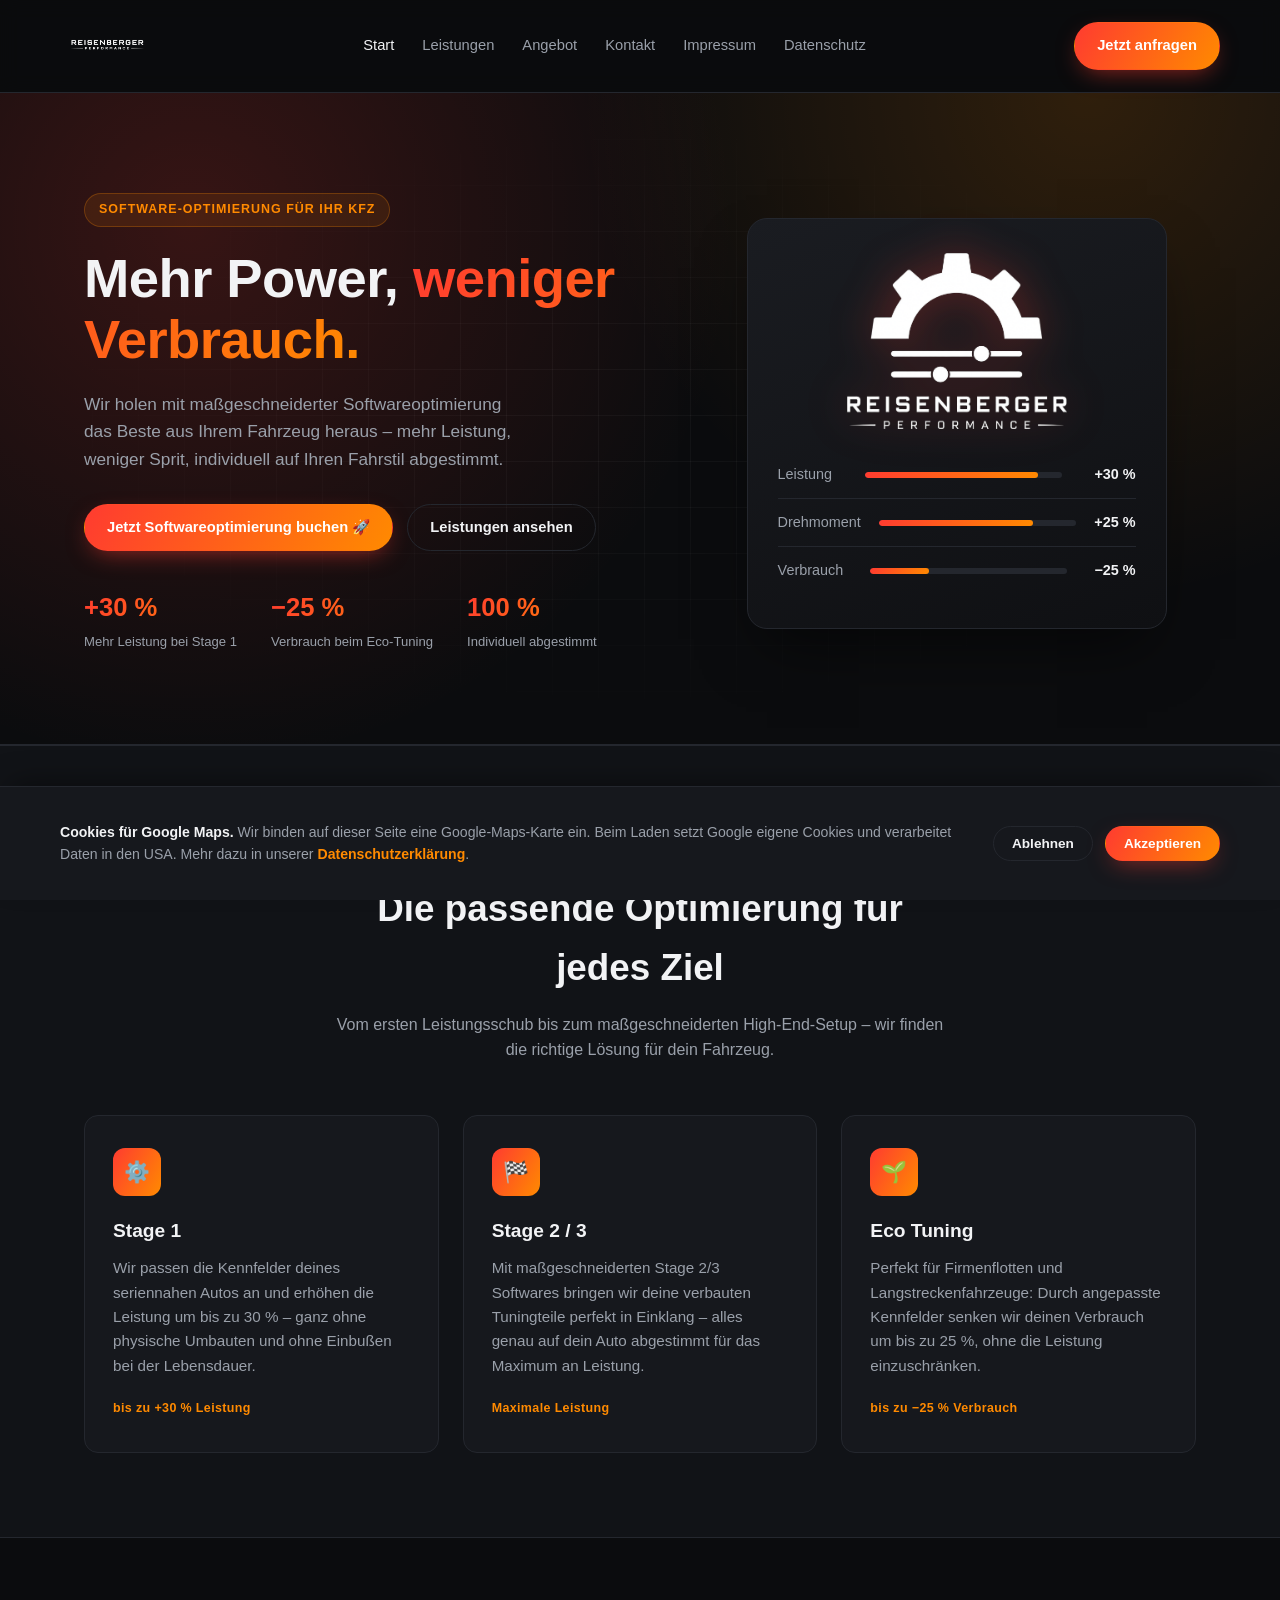
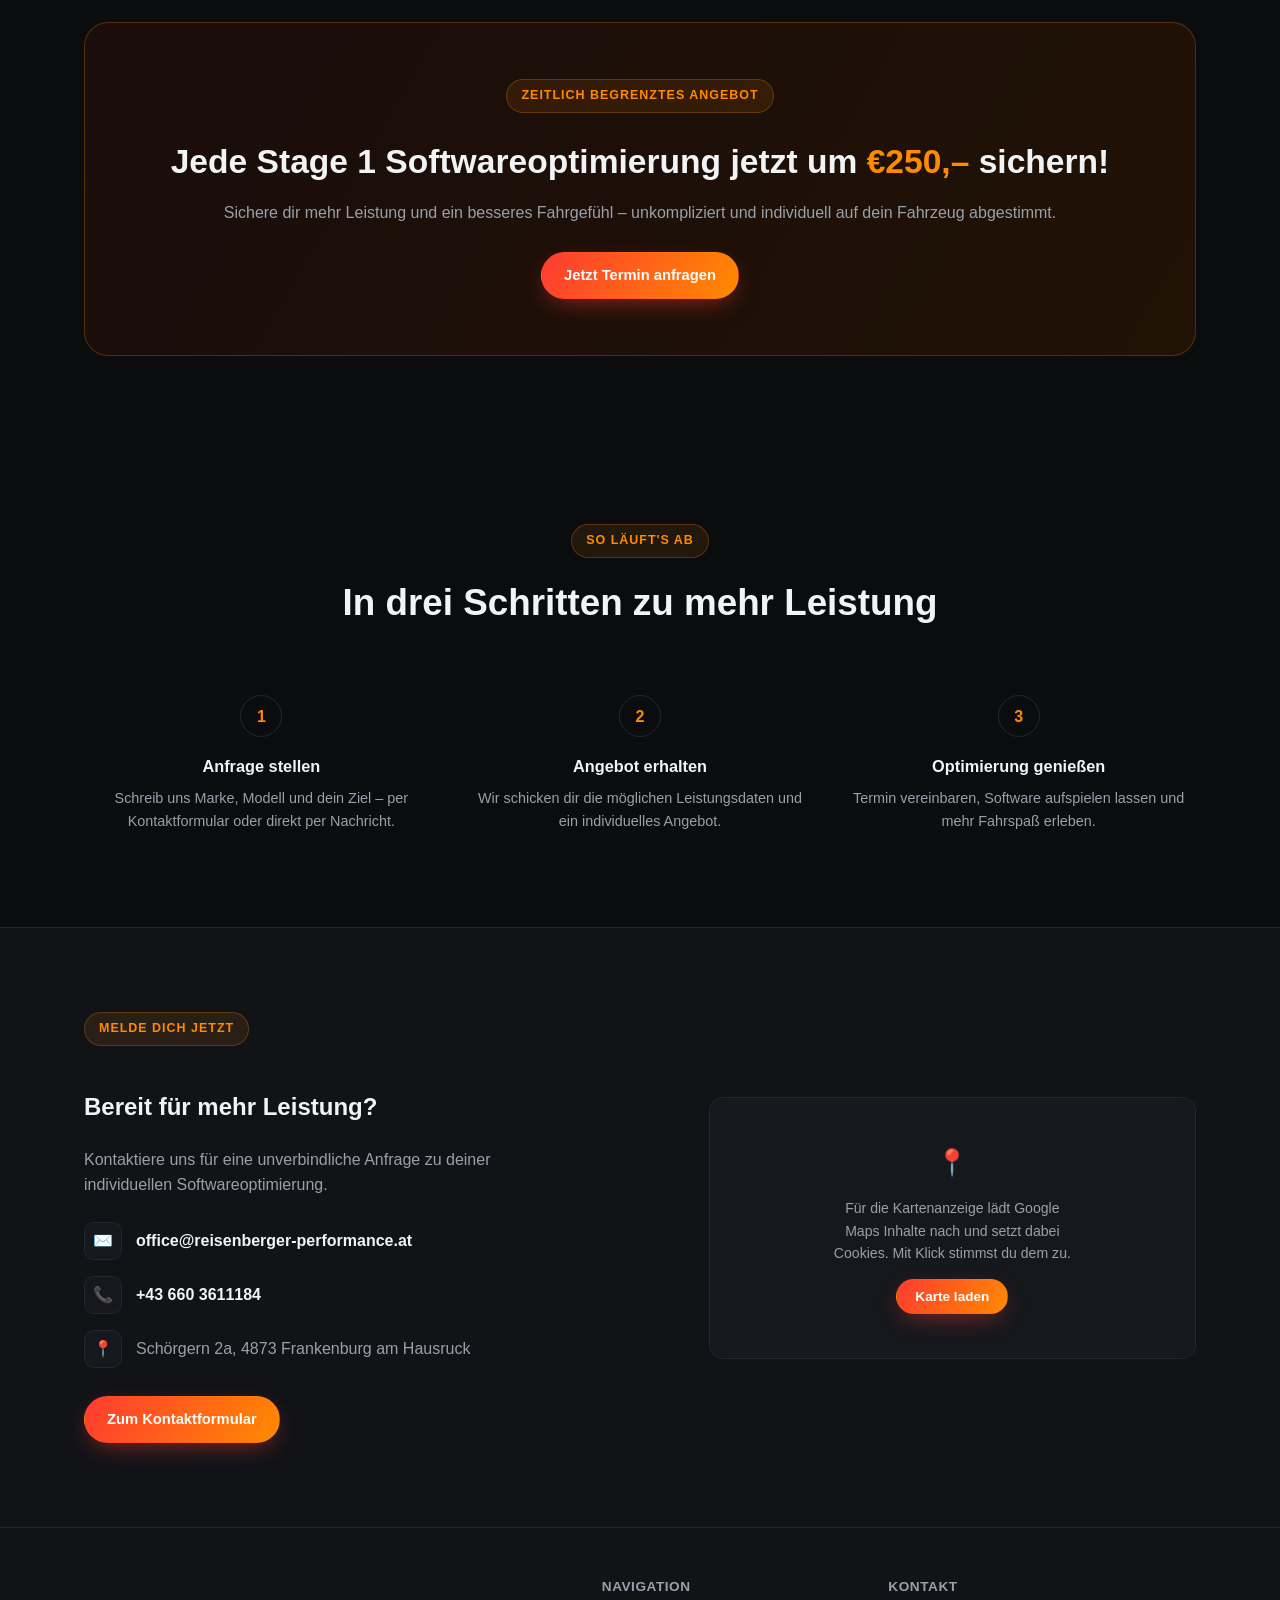
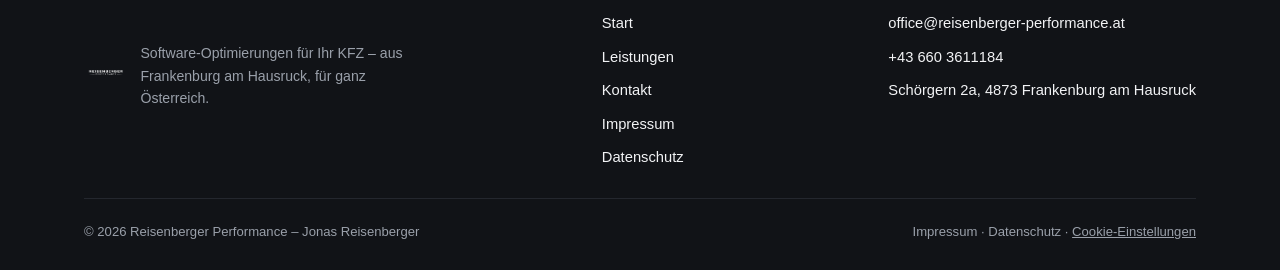
<file: index.html>
<!DOCTYPE html>
<html lang="de">
<head>
<meta charset="UTF-8">
<meta name="viewport" content="width=device-width, initial-scale=1.0">
<title>Reisenberger Performance – Software-Optimierung für Ihr KFZ</title>
<meta name="description" content="Professionelle Softwareoptimierung: mehr Leistung, weniger Verbrauch. Stage 1, Stage 2/3 und Eco-Tuning aus Frankenburg am Hausruck.">
<link rel="icon" href="favicon.ico">
<link rel="stylesheet" href="assets/style.css">
</head>
<body>

<header class="site-header">
  <div class="container header-inner">
    <a href="index.html" class="brand">
      <img src="assets/logo-nav.png" alt="Reisenberger Performance Logo">
    </a>
    <nav class="main-nav">
      <a href="index.html" class="active">Start</a>
      <a href="index.html#leistungen">Leistungen</a>
      <a href="index.html#angebot">Angebot</a>
      <a href="kontakt.html">Kontakt</a>
      <a href="impressum.html">Impressum</a>
      <a href="datenschutz.html">Datenschutz</a>
    </nav>
    <a href="kontakt.html" class="btn btn-primary">Jetzt anfragen</a>
  </div>
</header>

<section class="hero">
  <div class="container hero-inner">
    <div class="hero-copy">
      <span class="eyebrow">Software-Optimierung für Ihr KFZ</span>
      <h1>Mehr Power, <span class="highlight">weniger Verbrauch.</span></h1>
      <p class="lead">Wir holen mit maßgeschneiderter Softwareoptimierung das Beste aus Ihrem Fahrzeug heraus – mehr Leistung, weniger Sprit, individuell auf Ihren Fahrstil abgestimmt.</p>
      <div class="hero-actions">
        <a href="kontakt.html" class="btn btn-primary">Jetzt Softwareoptimierung buchen 🚀</a>
        <a href="#leistungen" class="btn btn-outline">Leistungen ansehen</a>
      </div>
      <div class="hero-stats">
        <div>
          <strong>+30&nbsp;%</strong>
          <span>Mehr Leistung bei Stage 1</span>
        </div>
        <div>
          <strong>−25&nbsp;%</strong>
          <span>Verbrauch beim Eco-Tuning</span>
        </div>
        <div>
          <strong>100&nbsp;%</strong>
          <span>Individuell abgestimmt</span>
        </div>
      </div>
    </div>
    <div class="hero-visual">
      <div class="gauge-card">
        <img class="logo-mark" src="assets/logo-mark-white.png" alt="Reisenberger Performance">
        <div class="gauge-row">
          <span class="label">Leistung</span>
          <span class="gauge-bar"><span style="width: 88%;"></span></span>
          <span class="value">+30 %</span>
        </div>
        <div class="gauge-row">
          <span class="label">Drehmoment</span>
          <span class="gauge-bar"><span style="width: 78%;"></span></span>
          <span class="value">+25 %</span>
        </div>
        <div class="gauge-row">
          <span class="label">Verbrauch</span>
          <span class="gauge-bar"><span style="width: 30%;"></span></span>
          <span class="value">−25 %</span>
        </div>
      </div>
    </div>
  </div>
</section>

<section class="services" id="leistungen">
  <div class="container">
    <div class="section-head">
      <span class="eyebrow">Unsere Leistungen</span>
      <h2>Die passende Optimierung für jedes Ziel</h2>
      <p>Vom ersten Leistungsschub bis zum maßgeschneiderten High-End-Setup – wir finden die richtige Lösung für dein Fahrzeug.</p>
    </div>
    <div class="card-grid">
      <div class="service-card">
        <div class="service-icon">⚙️</div>
        <h3>Stage 1</h3>
        <p>Wir passen die Kennfelder deines seriennahen Autos an und erhöhen die Leistung um bis zu 30 % – ganz ohne physische Umbauten und ohne Einbußen bei der Lebensdauer.</p>
        <span class="service-tag">bis zu +30 % Leistung</span>
      </div>
      <div class="service-card">
        <div class="service-icon">🏁</div>
        <h3>Stage 2 / 3</h3>
        <p>Mit maßgeschneiderten Stage 2/3 Softwares bringen wir deine verbauten Tuningteile perfekt in Einklang – alles genau auf dein Auto abgestimmt für das Maximum an Leistung.</p>
        <span class="service-tag">Maximale Leistung</span>
      </div>
      <div class="service-card">
        <div class="service-icon">🌱</div>
        <h3>Eco Tuning</h3>
        <p>Perfekt für Firmenflotten und Langstreckenfahrzeuge: Durch angepasste Kennfelder senken wir deinen Verbrauch um bis zu 25 %, ohne die Leistung einzuschränken.</p>
        <span class="service-tag">bis zu −25 % Verbrauch</span>
      </div>
    </div>
  </div>
</section>

<section id="angebot">
  <div class="container">
    <div class="promo">
      <span class="eyebrow">Zeitlich begrenztes Angebot</span>
      <h2>Jede Stage 1 Softwareoptimierung jetzt um <span class="price">€250,–</span> sichern!</h2>
      <p>Sichere dir mehr Leistung und ein besseres Fahrgefühl – unkompliziert und individuell auf dein Fahrzeug abgestimmt.</p>
      <a href="kontakt.html" class="btn btn-primary">Jetzt Termin anfragen</a>
    </div>
  </div>
</section>

<section>
  <div class="container">
    <div class="section-head">
      <span class="eyebrow">So läuft's ab</span>
      <h2>In drei Schritten zu mehr Leistung</h2>
    </div>
    <div class="steps">
      <div class="step">
        <div class="num">1</div>
        <h4>Anfrage stellen</h4>
        <p>Schreib uns Marke, Modell und dein Ziel – per Kontaktformular oder direkt per Nachricht.</p>
      </div>
      <div class="step">
        <div class="num">2</div>
        <h4>Angebot erhalten</h4>
        <p>Wir schicken dir die möglichen Leistungsdaten und ein individuelles Angebot.</p>
      </div>
      <div class="step">
        <div class="num">3</div>
        <h4>Optimierung genießen</h4>
        <p>Termin vereinbaren, Software aufspielen lassen und mehr Fahrspaß erleben.</p>
      </div>
    </div>
  </div>
</section>

<section class="contact-cta">
  <div class="container contact-cta-inner">
    <div>
      <span class="eyebrow">Melde dich jetzt</span>
      <h2>Bereit für mehr Leistung?</h2>
      <p style="color: var(--text-muted); max-width: 46ch;">Kontaktiere uns für eine unverbindliche Anfrage zu deiner individuellen Softwareoptimierung.</p>
      <ul class="contact-info-list">
        <li>
          <span class="ico">✉️</span>
          <a href="mailto:office@reisenberger-performance.at">office@reisenberger-performance.at</a>
        </li>
        <li>
          <span class="ico">📞</span>
          <a href="tel:+436603611184">+43 660 3611184</a>
        </li>
        <li>
          <span class="ico">📍</span>
          <span>Schörgern 2a, 4873 Frankenburg am Hausruck</span>
        </li>
      </ul>
      <div style="margin-top: 28px;">
        <a href="kontakt.html" class="btn btn-primary">Zum Kontaktformular</a>
      </div>
    </div>
    <div class="map-card">
      <div class="map-placeholder" data-map-src="https://www.google.com/maps?q=Sch%C3%B6rgern%202a,%204873%20Frankenburg%20am%20Hausruck&output=embed">
        <span class="ico">📍</span>
        <p>Für die Kartenanzeige lädt Google Maps Inhalte nach und setzt dabei Cookies. Mit Klick stimmst du dem zu.</p>
        <button type="button" class="btn btn-primary btn-sm" data-load-map>Karte laden</button>
      </div>
    </div>
  </div>
</section>

<footer class="site-footer">
  <div class="container">
    <div class="footer-inner">
      <div class="footer-brand">
        <img src="assets/logo-nav.png" alt="Reisenberger Performance">
        <div>
          <p>Software-Optimierungen für Ihr KFZ – aus Frankenburg am Hausruck, für ganz Österreich.</p>
        </div>
      </div>
      <div class="footer-col">
        <h4>Navigation</h4>
        <ul>
          <li><a href="index.html">Start</a></li>
          <li><a href="index.html#leistungen">Leistungen</a></li>
          <li><a href="kontakt.html">Kontakt</a></li>
          <li><a href="impressum.html">Impressum</a></li>
          <li><a href="datenschutz.html">Datenschutz</a></li>
        </ul>
      </div>
      <div class="footer-col">
        <h4>Kontakt</h4>
        <ul>
          <li><a href="mailto:office@reisenberger-performance.at">office@reisenberger-performance.at</a></li>
          <li><a href="tel:+436603611184">+43 660 3611184</a></li>
          <li>Schörgern 2a, 4873 Frankenburg am Hausruck</li>
        </ul>
      </div>
    </div>
    <div class="footer-bottom">
      <span>© 2026 Reisenberger Performance – Jonas Reisenberger</span>
      <span>
        <a href="impressum.html">Impressum</a> ·
        <a href="datenschutz.html">Datenschutz</a> ·
        <button type="button" class="cookie-settings-link" data-cookie-settings>Cookie-Einstellungen</button>
      </span>
    </div>
  </div>
</footer>

<div id="cookie-banner" class="cookie-banner" hidden>
  <div class="cookie-banner-inner">
    <p class="cookie-banner-text">
      <strong>Cookies für Google Maps.</strong> Wir binden auf dieser Seite eine Google-Maps-Karte ein. Beim Laden setzt Google eigene Cookies und verarbeitet Daten in den USA. Mehr dazu in unserer
      <a href="datenschutz.html">Datenschutzerklärung</a>.
    </p>
    <div class="cookie-banner-actions">
      <button type="button" id="cookie-decline" class="btn btn-outline btn-sm">Ablehnen</button>
      <button type="button" id="cookie-accept" class="btn btn-primary btn-sm">Akzeptieren</button>
    </div>
  </div>
</div>

<script src="assets/consent.js"></script>
</body>
</html>
</file>
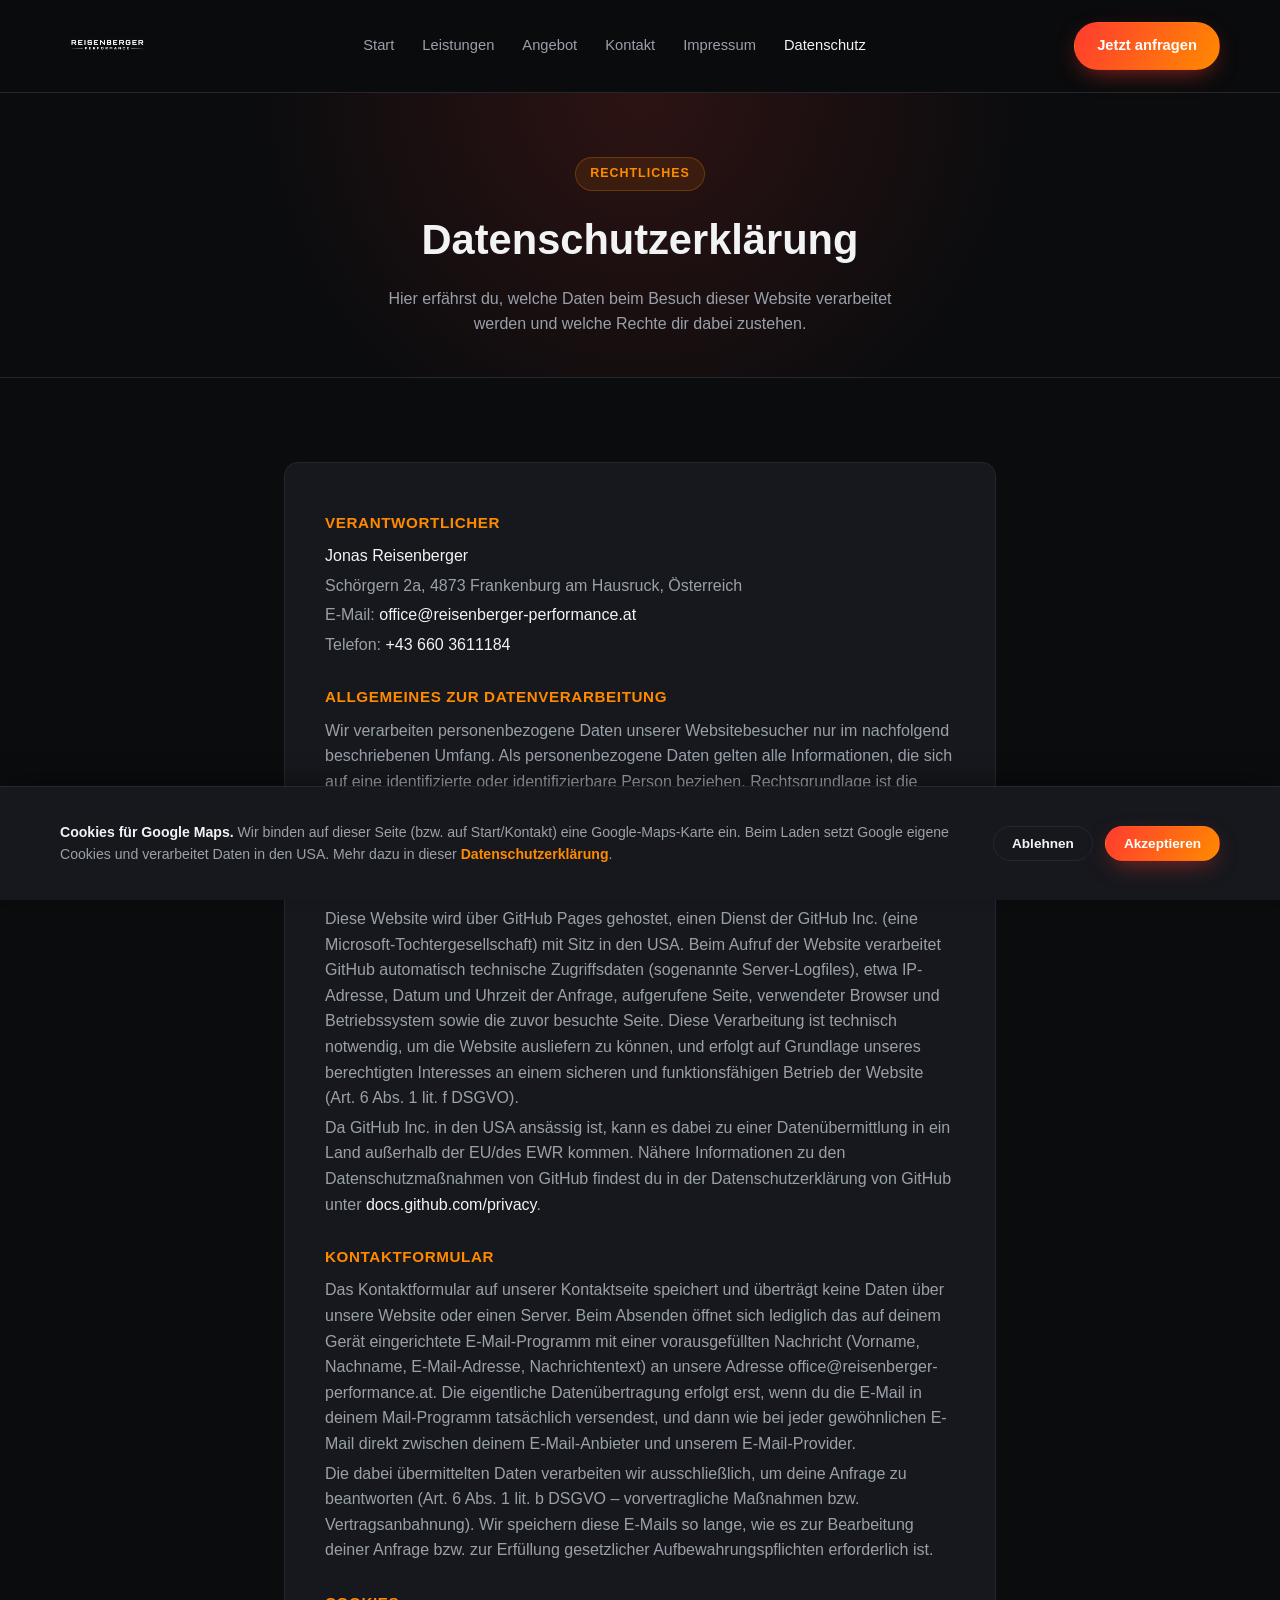
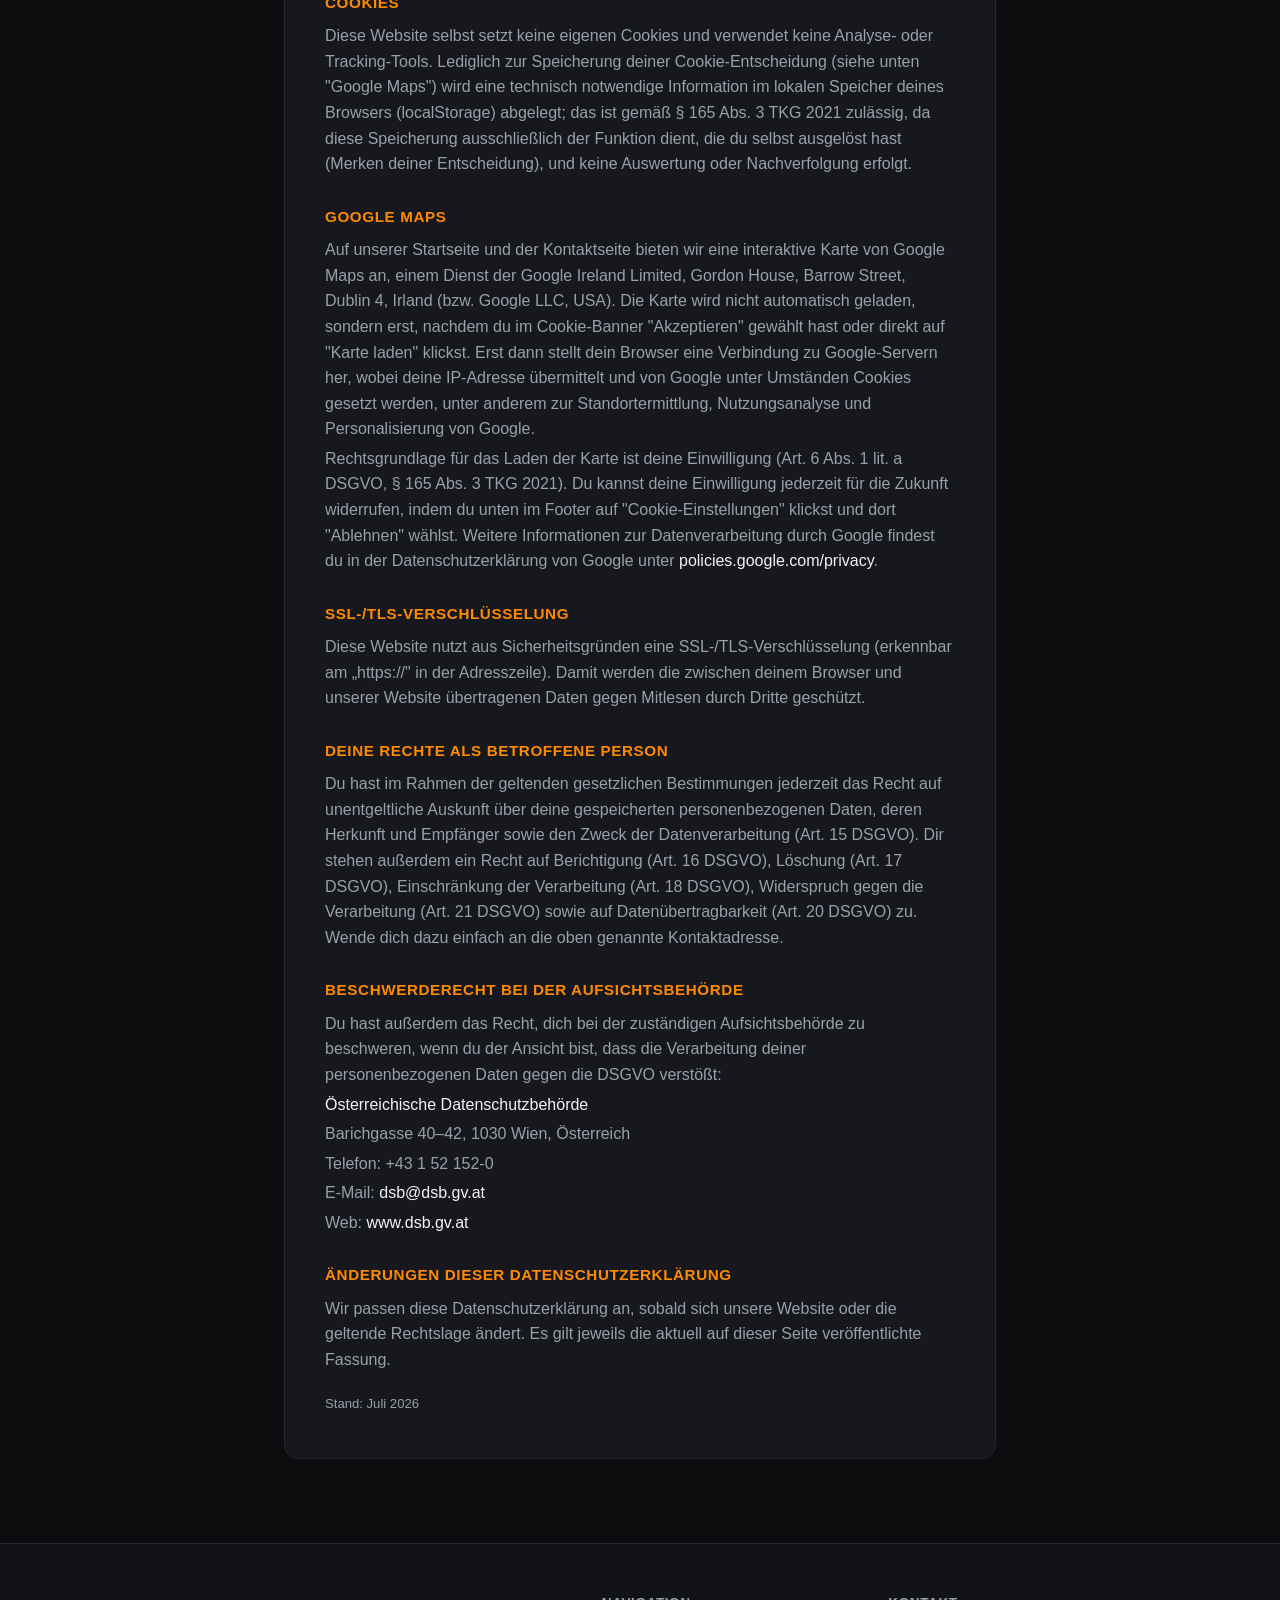
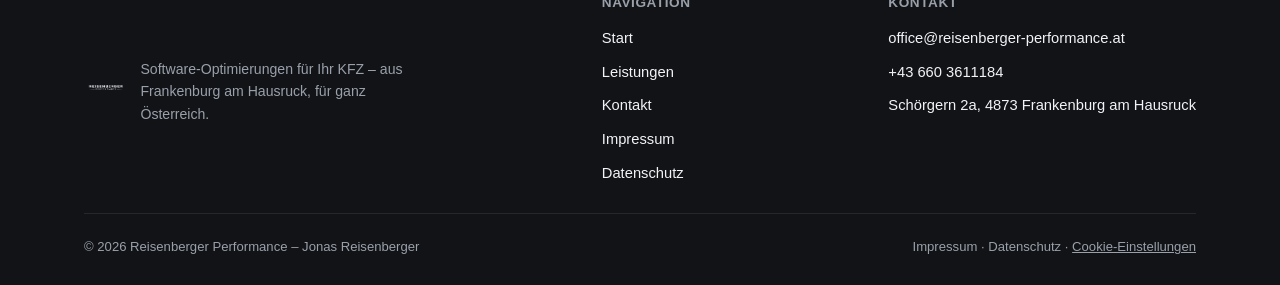
<file: datenschutz.html>
<!DOCTYPE html>
<html lang="de">
<head>
<meta charset="UTF-8">
<meta name="viewport" content="width=device-width, initial-scale=1.0">
<title>Datenschutzerklärung – Reisenberger Performance</title>
<meta name="description" content="Datenschutzerklärung von Reisenberger Performance: Hosting, Kontaktformular, Cookies und Google Maps, Rechte der betroffenen Personen.">
<link rel="icon" href="favicon.ico">
<link rel="stylesheet" href="assets/style.css">
</head>
<body>

<header class="site-header">
  <div class="container header-inner">
    <a href="index.html" class="brand">
      <img src="assets/logo-nav.png" alt="Reisenberger Performance Logo">
    </a>
    <nav class="main-nav">
      <a href="index.html">Start</a>
      <a href="index.html#leistungen">Leistungen</a>
      <a href="index.html#angebot">Angebot</a>
      <a href="kontakt.html">Kontakt</a>
      <a href="impressum.html">Impressum</a>
      <a href="datenschutz.html" class="active">Datenschutz</a>
    </nav>
    <a href="kontakt.html" class="btn btn-primary">Jetzt anfragen</a>
  </div>
</header>

<section class="page-hero">
  <div class="container">
    <span class="eyebrow">Rechtliches</span>
    <h1>Datenschutzerklärung</h1>
    <p>Hier erfährst du, welche Daten beim Besuch dieser Website verarbeitet werden und welche Rechte dir dabei zustehen.</p>
  </div>
</section>

<section>
  <div class="container legal">
    <div class="legal-card">

      <h3>Verantwortlicher</h3>
      <p style="color: var(--text);">Jonas Reisenberger</p>
      <p>Schörgern 2a, 4873 Frankenburg am Hausruck, Österreich</p>
      <p>E-Mail: <a href="mailto:office@reisenberger-performance.at" style="color: var(--text);">office@reisenberger-performance.at</a></p>
      <p>Telefon: <a href="tel:+436603611184" style="color: var(--text);">+43 660 3611184</a></p>

      <h3>Allgemeines zur Datenverarbeitung</h3>
      <p>Wir verarbeiten personenbezogene Daten unserer Websitebesucher nur im nachfolgend beschriebenen Umfang. Als personenbezogene Daten gelten alle Informationen, die sich auf eine identifizierte oder identifizierbare Person beziehen. Rechtsgrundlage ist die Datenschutz-Grundverordnung (DSGVO) sowie das österreichische Telekommunikationsgesetz (TKG 2021).</p>

      <h3>Hosting über GitHub Pages</h3>
      <p>Diese Website wird über GitHub Pages gehostet, einen Dienst der GitHub Inc. (eine Microsoft-Tochtergesellschaft) mit Sitz in den USA. Beim Aufruf der Website verarbeitet GitHub automatisch technische Zugriffsdaten (sogenannte Server-Logfiles), etwa IP-Adresse, Datum und Uhrzeit der Anfrage, aufgerufene Seite, verwendeter Browser und Betriebssystem sowie die zuvor besuchte Seite. Diese Verarbeitung ist technisch notwendig, um die Website ausliefern zu können, und erfolgt auf Grundlage unseres berechtigten Interesses an einem sicheren und funktionsfähigen Betrieb der Website (Art. 6 Abs. 1 lit. f DSGVO).</p>
      <p>Da GitHub Inc. in den USA ansässig ist, kann es dabei zu einer Datenübermittlung in ein Land außerhalb der EU/des EWR kommen. Nähere Informationen zu den Datenschutzmaßnahmen von GitHub findest du in der Datenschutzerklärung von GitHub unter <a href="https://docs.github.com/privacy" style="color: var(--text);">docs.github.com/privacy</a>.</p>

      <h3>Kontaktformular</h3>
      <p>Das Kontaktformular auf unserer Kontaktseite speichert und überträgt keine Daten über unsere Website oder einen Server. Beim Absenden öffnet sich lediglich das auf deinem Gerät eingerichtete E-Mail-Programm mit einer vorausgefüllten Nachricht (Vorname, Nachname, E-Mail-Adresse, Nachrichtentext) an unsere Adresse office@reisenberger-performance.at. Die eigentliche Datenübertragung erfolgt erst, wenn du die E-Mail in deinem Mail-Programm tatsächlich versendest, und dann wie bei jeder gewöhnlichen E-Mail direkt zwischen deinem E-Mail-Anbieter und unserem E-Mail-Provider.</p>
      <p>Die dabei übermittelten Daten verarbeiten wir ausschließlich, um deine Anfrage zu beantworten (Art. 6 Abs. 1 lit. b DSGVO – vorvertragliche Maßnahmen bzw. Vertragsanbahnung). Wir speichern diese E-Mails so lange, wie es zur Bearbeitung deiner Anfrage bzw. zur Erfüllung gesetzlicher Aufbewahrungspflichten erforderlich ist.</p>

      <h3>Cookies</h3>
      <p>Diese Website selbst setzt keine eigenen Cookies und verwendet keine Analyse- oder Tracking-Tools. Lediglich zur Speicherung deiner Cookie-Entscheidung (siehe unten "Google Maps") wird eine technisch notwendige Information im lokalen Speicher deines Browsers (localStorage) abgelegt; das ist gemäß § 165 Abs. 3 TKG 2021 zulässig, da diese Speicherung ausschließlich der Funktion dient, die du selbst ausgelöst hast (Merken deiner Entscheidung), und keine Auswertung oder Nachverfolgung erfolgt.</p>

      <h3>Google Maps</h3>
      <p>Auf unserer Startseite und der Kontaktseite bieten wir eine interaktive Karte von Google Maps an, einem Dienst der Google Ireland Limited, Gordon House, Barrow Street, Dublin 4, Irland (bzw. Google LLC, USA). Die Karte wird nicht automatisch geladen, sondern erst, nachdem du im Cookie-Banner "Akzeptieren" gewählt hast oder direkt auf "Karte laden" klickst. Erst dann stellt dein Browser eine Verbindung zu Google-Servern her, wobei deine IP-Adresse übermittelt und von Google unter Umständen Cookies gesetzt werden, unter anderem zur Standortermittlung, Nutzungsanalyse und Personalisierung von Google.</p>
      <p>Rechtsgrundlage für das Laden der Karte ist deine Einwilligung (Art. 6 Abs. 1 lit. a DSGVO, § 165 Abs. 3 TKG 2021). Du kannst deine Einwilligung jederzeit für die Zukunft widerrufen, indem du unten im Footer auf "Cookie-Einstellungen" klickst und dort "Ablehnen" wählst. Weitere Informationen zur Datenverarbeitung durch Google findest du in der Datenschutzerklärung von Google unter <a href="https://policies.google.com/privacy" style="color: var(--text);">policies.google.com/privacy</a>.</p>

      <h3>SSL-/TLS-Verschlüsselung</h3>
      <p>Diese Website nutzt aus Sicherheitsgründen eine SSL-/TLS-Verschlüsselung (erkennbar am „https://" in der Adresszeile). Damit werden die zwischen deinem Browser und unserer Website übertragenen Daten gegen Mitlesen durch Dritte geschützt.</p>

      <h3>Deine Rechte als betroffene Person</h3>
      <p>Du hast im Rahmen der geltenden gesetzlichen Bestimmungen jederzeit das Recht auf unentgeltliche Auskunft über deine gespeicherten personenbezogenen Daten, deren Herkunft und Empfänger sowie den Zweck der Datenverarbeitung (Art. 15 DSGVO). Dir stehen außerdem ein Recht auf Berichtigung (Art. 16 DSGVO), Löschung (Art. 17 DSGVO), Einschränkung der Verarbeitung (Art. 18 DSGVO), Widerspruch gegen die Verarbeitung (Art. 21 DSGVO) sowie auf Datenübertragbarkeit (Art. 20 DSGVO) zu. Wende dich dazu einfach an die oben genannte Kontaktadresse.</p>

      <h3>Beschwerderecht bei der Aufsichtsbehörde</h3>
      <p>Du hast außerdem das Recht, dich bei der zuständigen Aufsichtsbehörde zu beschweren, wenn du der Ansicht bist, dass die Verarbeitung deiner personenbezogenen Daten gegen die DSGVO verstößt:</p>
      <p style="color: var(--text);">Österreichische Datenschutzbehörde</p>
      <p>Barichgasse 40–42, 1030 Wien, Österreich</p>
      <p>Telefon: +43 1 52 152-0</p>
      <p>E-Mail: <a href="mailto:dsb@dsb.gv.at" style="color: var(--text);">dsb@dsb.gv.at</a></p>
      <p>Web: <a href="https://www.dsb.gv.at" style="color: var(--text);">www.dsb.gv.at</a></p>

      <h3>Änderungen dieser Datenschutzerklärung</h3>
      <p>Wir passen diese Datenschutzerklärung an, sobald sich unsere Website oder die geltende Rechtslage ändert. Es gilt jeweils die aktuell auf dieser Seite veröffentlichte Fassung.</p>
      <p style="margin-top: 20px; font-size: 0.82rem;">Stand: Juli 2026</p>
    </div>
  </div>
</section>

<footer class="site-footer">
  <div class="container">
    <div class="footer-inner">
      <div class="footer-brand">
        <img src="assets/logo-nav.png" alt="Reisenberger Performance">
        <div>
          <p>Software-Optimierungen für Ihr KFZ – aus Frankenburg am Hausruck, für ganz Österreich.</p>
        </div>
      </div>
      <div class="footer-col">
        <h4>Navigation</h4>
        <ul>
          <li><a href="index.html">Start</a></li>
          <li><a href="index.html#leistungen">Leistungen</a></li>
          <li><a href="kontakt.html">Kontakt</a></li>
          <li><a href="impressum.html">Impressum</a></li>
          <li><a href="datenschutz.html">Datenschutz</a></li>
        </ul>
      </div>
      <div class="footer-col">
        <h4>Kontakt</h4>
        <ul>
          <li><a href="mailto:office@reisenberger-performance.at">office@reisenberger-performance.at</a></li>
          <li><a href="tel:+436603611184">+43 660 3611184</a></li>
          <li>Schörgern 2a, 4873 Frankenburg am Hausruck</li>
        </ul>
      </div>
    </div>
    <div class="footer-bottom">
      <span>© 2026 Reisenberger Performance – Jonas Reisenberger</span>
      <span>
        <a href="impressum.html">Impressum</a> ·
        <a href="datenschutz.html">Datenschutz</a> ·
        <button type="button" class="cookie-settings-link" data-cookie-settings>Cookie-Einstellungen</button>
      </span>
    </div>
  </div>
</footer>

<div id="cookie-banner" class="cookie-banner" hidden>
  <div class="cookie-banner-inner">
    <p class="cookie-banner-text">
      <strong>Cookies für Google Maps.</strong> Wir binden auf dieser Seite (bzw. auf Start/Kontakt) eine Google-Maps-Karte ein. Beim Laden setzt Google eigene Cookies und verarbeitet Daten in den USA. Mehr dazu in dieser
      <a href="datenschutz.html">Datenschutzerklärung</a>.
    </p>
    <div class="cookie-banner-actions">
      <button type="button" id="cookie-decline" class="btn btn-outline btn-sm">Ablehnen</button>
      <button type="button" id="cookie-accept" class="btn btn-primary btn-sm">Akzeptieren</button>
    </div>
  </div>
</div>

<script src="assets/consent.js"></script>
</body>
</html>
</file>
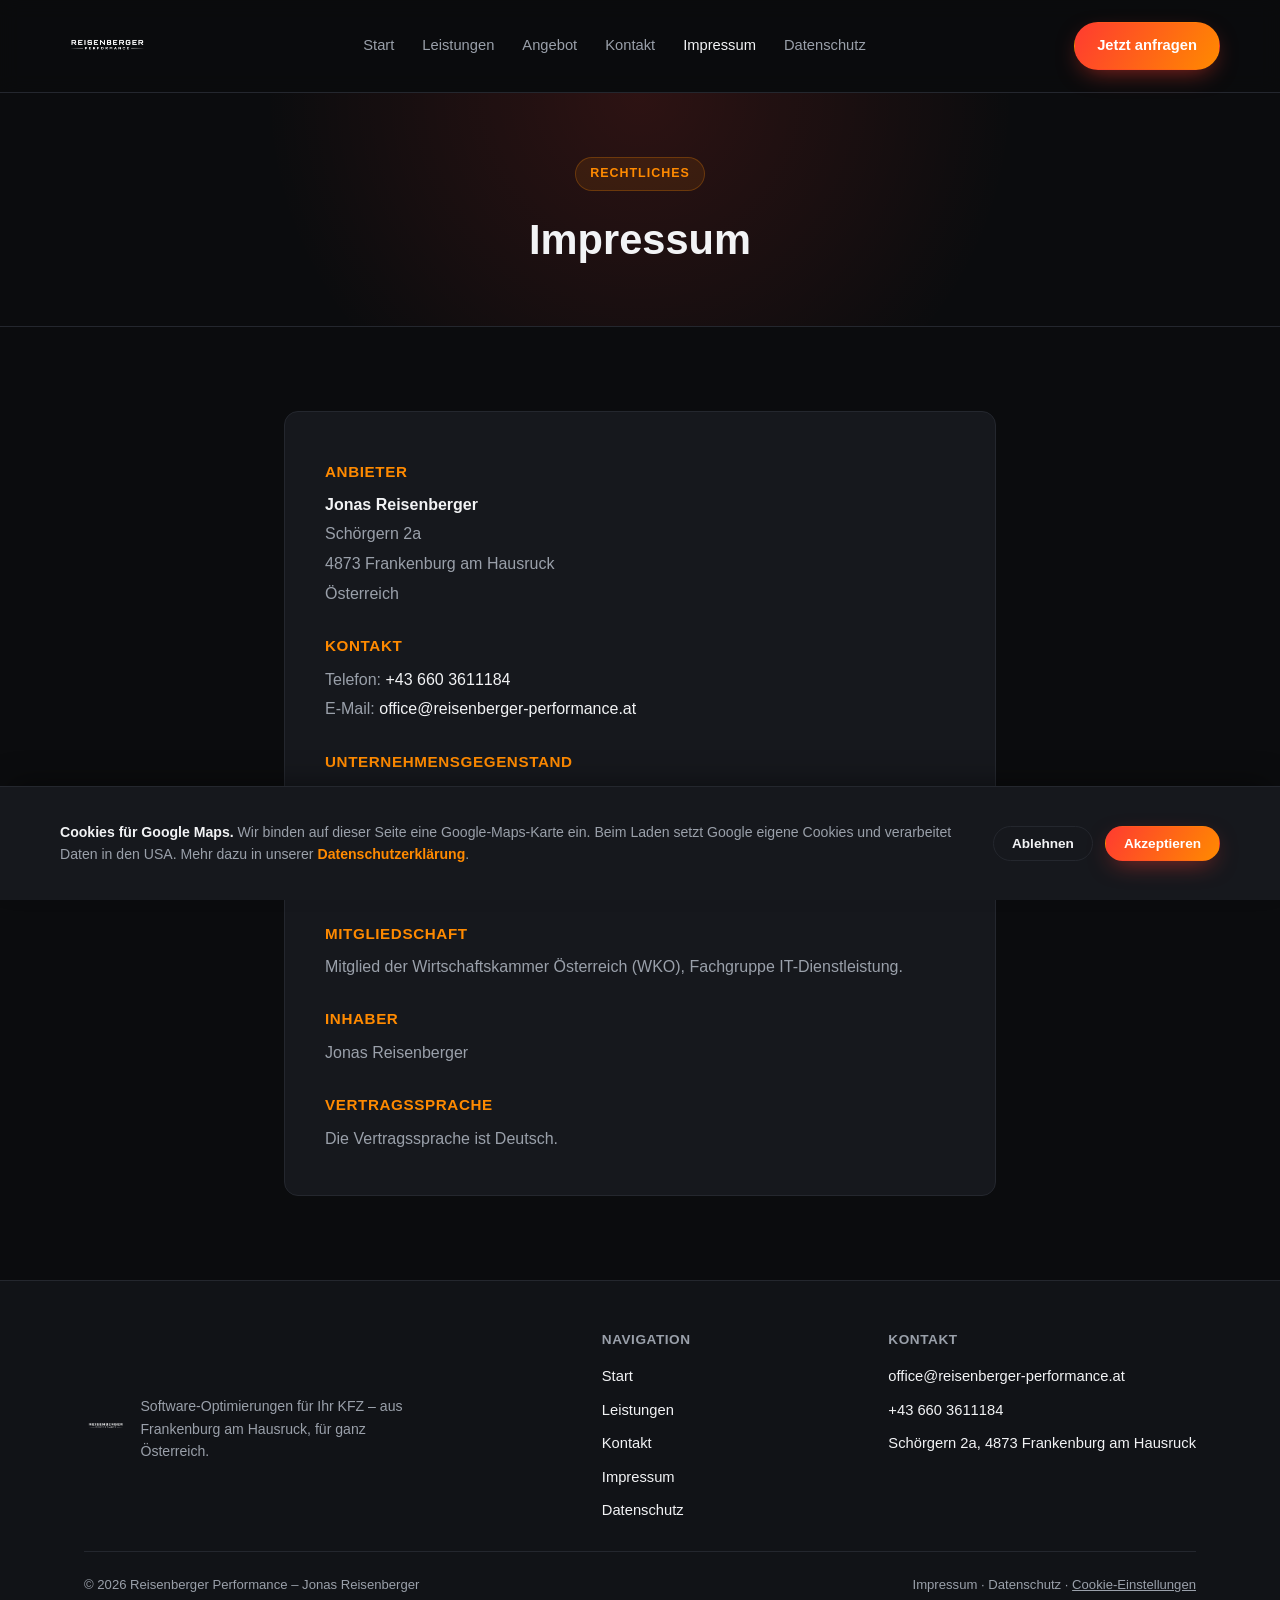
<file: impressum.html>
<!DOCTYPE html>
<html lang="de">
<head>
<meta charset="UTF-8">
<meta name="viewport" content="width=device-width, initial-scale=1.0">
<title>Impressum – Reisenberger Performance</title>
<meta name="description" content="Impressum von Reisenberger Performance, Inhaber Jonas Reisenberger, Schörgern 2a, 4873 Frankenburg am Hausruck.">
<link rel="icon" href="favicon.ico">
<link rel="stylesheet" href="assets/style.css">
</head>
<body>

<header class="site-header">
  <div class="container header-inner">
    <a href="index.html" class="brand">
      <img src="assets/logo-nav.png" alt="Reisenberger Performance Logo">
    </a>
    <nav class="main-nav">
      <a href="index.html">Start</a>
      <a href="index.html#leistungen">Leistungen</a>
      <a href="index.html#angebot">Angebot</a>
      <a href="kontakt.html">Kontakt</a>
      <a href="impressum.html" class="active">Impressum</a>
      <a href="datenschutz.html">Datenschutz</a>
    </nav>
    <a href="kontakt.html" class="btn btn-primary">Jetzt anfragen</a>
  </div>
</header>

<section class="page-hero">
  <div class="container">
    <span class="eyebrow">Rechtliches</span>
    <h1>Impressum</h1>
  </div>
</section>

<section>
  <div class="container legal">
    <div class="legal-card">
      <h3>Anbieter</h3>
      <p><strong style="color: var(--text);">Jonas Reisenberger</strong></p>
      <p>Schörgern 2a</p>
      <p>4873 Frankenburg am Hausruck</p>
      <p>Österreich</p>

      <h3>Kontakt</h3>
      <p>Telefon: <a href="tel:+436603611184" style="color: var(--text);">+43 660 3611184</a></p>
      <p>E-Mail: <a href="mailto:office@reisenberger-performance.at" style="color: var(--text);">office@reisenberger-performance.at</a></p>

      <h3>Unternehmensgegenstand</h3>
      <p>IT-Dienstleister mit Schwerpunkt auf Fahrzeugelektronik</p>

      <h3>Aufsichtsbehörde / Gewerbebehörde</h3>
      <p>Bezirkshauptmannschaft Vöcklabruck</p>

      <h3>Mitgliedschaft</h3>
      <p>Mitglied der Wirtschaftskammer Österreich (WKO), Fachgruppe IT-Dienstleistung.</p>

      <h3>Inhaber</h3>
      <p>Jonas Reisenberger</p>

      <h3>Vertragssprache</h3>
      <p>Die Vertragssprache ist Deutsch.</p>
    </div>
  </div>
</section>

<footer class="site-footer">
  <div class="container">
    <div class="footer-inner">
      <div class="footer-brand">
        <img src="assets/logo-nav.png" alt="Reisenberger Performance">
        <div>
          <p>Software-Optimierungen für Ihr KFZ – aus Frankenburg am Hausruck, für ganz Österreich.</p>
        </div>
      </div>
      <div class="footer-col">
        <h4>Navigation</h4>
        <ul>
          <li><a href="index.html">Start</a></li>
          <li><a href="index.html#leistungen">Leistungen</a></li>
          <li><a href="kontakt.html">Kontakt</a></li>
          <li><a href="impressum.html">Impressum</a></li>
          <li><a href="datenschutz.html">Datenschutz</a></li>
        </ul>
      </div>
      <div class="footer-col">
        <h4>Kontakt</h4>
        <ul>
          <li><a href="mailto:office@reisenberger-performance.at">office@reisenberger-performance.at</a></li>
          <li><a href="tel:+436603611184">+43 660 3611184</a></li>
          <li>Schörgern 2a, 4873 Frankenburg am Hausruck</li>
        </ul>
      </div>
    </div>
    <div class="footer-bottom">
      <span>© 2026 Reisenberger Performance – Jonas Reisenberger</span>
      <span>
        <a href="impressum.html">Impressum</a> ·
        <a href="datenschutz.html">Datenschutz</a> ·
        <button type="button" class="cookie-settings-link" data-cookie-settings>Cookie-Einstellungen</button>
      </span>
    </div>
  </div>
</footer>

<div id="cookie-banner" class="cookie-banner" hidden>
  <div class="cookie-banner-inner">
    <p class="cookie-banner-text">
      <strong>Cookies für Google Maps.</strong> Wir binden auf dieser Seite eine Google-Maps-Karte ein. Beim Laden setzt Google eigene Cookies und verarbeitet Daten in den USA. Mehr dazu in unserer
      <a href="datenschutz.html">Datenschutzerklärung</a>.
    </p>
    <div class="cookie-banner-actions">
      <button type="button" id="cookie-decline" class="btn btn-outline btn-sm">Ablehnen</button>
      <button type="button" id="cookie-accept" class="btn btn-primary btn-sm">Akzeptieren</button>
    </div>
  </div>
</div>

<script src="assets/consent.js"></script>
</body>
</html>
</file>
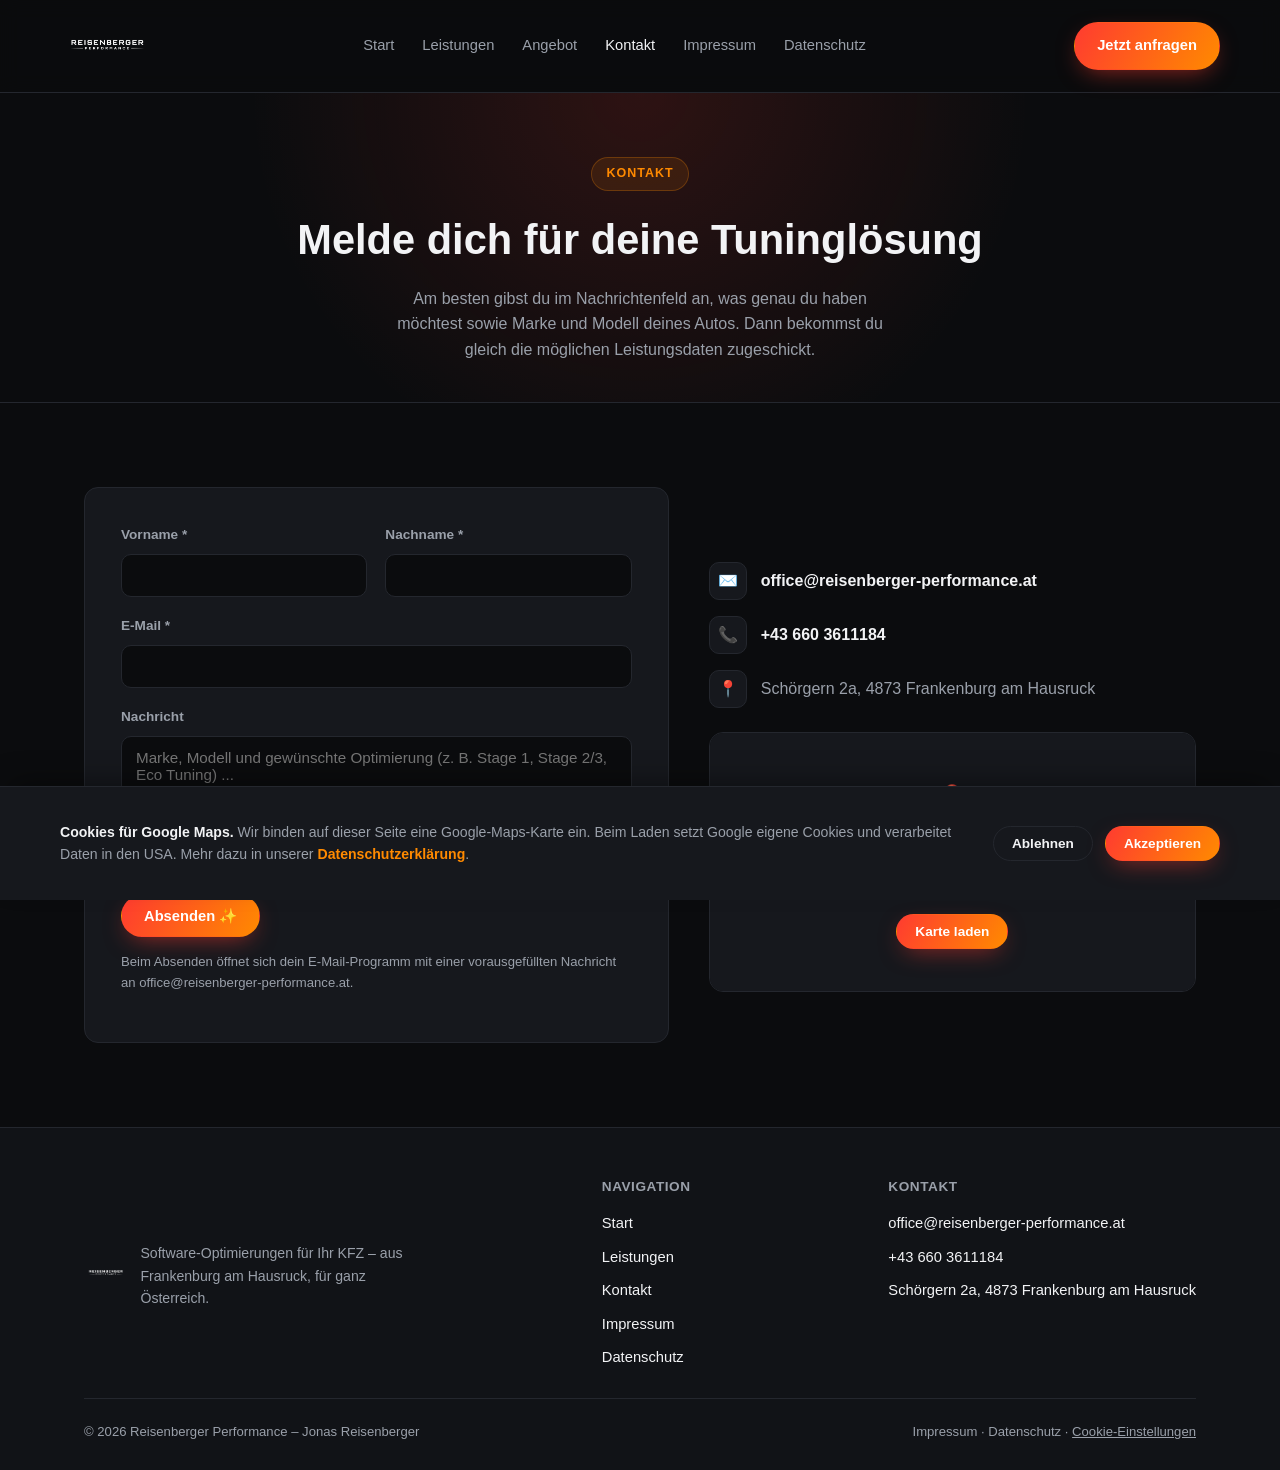
<file: kontakt.html>
<!DOCTYPE html>
<html lang="de">
<head>
<meta charset="UTF-8">
<meta name="viewport" content="width=device-width, initial-scale=1.0">
<title>Kontakt – Reisenberger Performance</title>
<meta name="description" content="Kontaktiere Reisenberger Performance für deine maßgeschneiderte Tuninglösung. Schörgern 2a, 4873 Frankenburg am Hausruck.">
<link rel="icon" href="favicon.ico">
<link rel="stylesheet" href="assets/style.css">
</head>
<body>

<header class="site-header">
  <div class="container header-inner">
    <a href="index.html" class="brand">
      <img src="assets/logo-nav.png" alt="Reisenberger Performance Logo">
    </a>
    <nav class="main-nav">
      <a href="index.html">Start</a>
      <a href="index.html#leistungen">Leistungen</a>
      <a href="index.html#angebot">Angebot</a>
      <a href="kontakt.html" class="active">Kontakt</a>
      <a href="impressum.html">Impressum</a>
      <a href="datenschutz.html">Datenschutz</a>
    </nav>
    <a href="kontakt.html" class="btn btn-primary">Jetzt anfragen</a>
  </div>
</header>

<section class="page-hero">
  <div class="container">
    <span class="eyebrow">Kontakt</span>
    <h1>Melde dich für deine Tuninglösung</h1>
    <p>Am besten gibst du im Nachrichtenfeld an, was genau du haben möchtest sowie Marke und Modell deines Autos. Dann bekommst du gleich die möglichen Leistungsdaten zugeschickt.</p>
  </div>
</section>

<section>
  <div class="container contact-cta-inner">
    <div class="form-card">
      <form id="contact-form">
        <div class="form-grid">
          <div>
            <label for="firstname">Vorname *</label>
            <input type="text" id="firstname" name="firstname" required>
          </div>
          <div>
            <label for="lastname">Nachname *</label>
            <input type="text" id="lastname" name="lastname" required>
          </div>
          <div class="full">
            <label for="email">E-Mail *</label>
            <input type="email" id="email" name="email" required>
          </div>
          <div class="full">
            <label for="message">Nachricht</label>
            <textarea id="message" name="message" placeholder="Marke, Modell und gewünschte Optimierung (z. B. Stage 1, Stage 2/3, Eco Tuning) ..."></textarea>
          </div>
        </div>
        <div style="margin-top: 22px;">
          <button type="submit" class="btn btn-primary">Absenden ✨</button>
        </div>
        <p class="form-note">Beim Absenden öffnet sich dein E-Mail-Programm mit einer vorausgefüllten Nachricht an office@reisenberger-performance.at.</p>
      </form>
    </div>

    <div>
      <ul class="contact-info-list">
        <li>
          <span class="ico">✉️</span>
          <a href="mailto:office@reisenberger-performance.at">office@reisenberger-performance.at</a>
        </li>
        <li>
          <span class="ico">📞</span>
          <a href="tel:+436603611184">+43 660 3611184</a>
        </li>
        <li>
          <span class="ico">📍</span>
          <span>Schörgern 2a, 4873 Frankenburg am Hausruck</span>
        </li>
      </ul>
      <div class="map-card" style="margin-top: 24px; height: 260px;">
        <div class="map-placeholder" data-map-src="https://www.google.com/maps?q=Sch%C3%B6rgern%202a,%204873%20Frankenburg%20am%20Hausruck&output=embed">
          <span class="ico">📍</span>
          <p>Für die Kartenanzeige lädt Google Maps Inhalte nach und setzt dabei Cookies. Mit Klick stimmst du dem zu.</p>
          <button type="button" class="btn btn-primary btn-sm" data-load-map>Karte laden</button>
        </div>
      </div>
    </div>
  </div>
</section>

<footer class="site-footer">
  <div class="container">
    <div class="footer-inner">
      <div class="footer-brand">
        <img src="assets/logo-nav.png" alt="Reisenberger Performance">
        <div>
          <p>Software-Optimierungen für Ihr KFZ – aus Frankenburg am Hausruck, für ganz Österreich.</p>
        </div>
      </div>
      <div class="footer-col">
        <h4>Navigation</h4>
        <ul>
          <li><a href="index.html">Start</a></li>
          <li><a href="index.html#leistungen">Leistungen</a></li>
          <li><a href="kontakt.html">Kontakt</a></li>
          <li><a href="impressum.html">Impressum</a></li>
          <li><a href="datenschutz.html">Datenschutz</a></li>
        </ul>
      </div>
      <div class="footer-col">
        <h4>Kontakt</h4>
        <ul>
          <li><a href="mailto:office@reisenberger-performance.at">office@reisenberger-performance.at</a></li>
          <li><a href="tel:+436603611184">+43 660 3611184</a></li>
          <li>Schörgern 2a, 4873 Frankenburg am Hausruck</li>
        </ul>
      </div>
    </div>
    <div class="footer-bottom">
      <span>© 2026 Reisenberger Performance – Jonas Reisenberger</span>
      <span>
        <a href="impressum.html">Impressum</a> ·
        <a href="datenschutz.html">Datenschutz</a> ·
        <button type="button" class="cookie-settings-link" data-cookie-settings>Cookie-Einstellungen</button>
      </span>
    </div>
  </div>
</footer>

<div id="cookie-banner" class="cookie-banner" hidden>
  <div class="cookie-banner-inner">
    <p class="cookie-banner-text">
      <strong>Cookies für Google Maps.</strong> Wir binden auf dieser Seite eine Google-Maps-Karte ein. Beim Laden setzt Google eigene Cookies und verarbeitet Daten in den USA. Mehr dazu in unserer
      <a href="datenschutz.html">Datenschutzerklärung</a>.
    </p>
    <div class="cookie-banner-actions">
      <button type="button" id="cookie-decline" class="btn btn-outline btn-sm">Ablehnen</button>
      <button type="button" id="cookie-accept" class="btn btn-primary btn-sm">Akzeptieren</button>
    </div>
  </div>
</div>

<script src="assets/consent.js"></script>
<script>
  document.getElementById('contact-form').addEventListener('submit', function (e) {
    e.preventDefault();
    var firstname = document.getElementById('firstname').value.trim();
    var lastname = document.getElementById('lastname').value.trim();
    var email = document.getElementById('email').value.trim();
    var message = document.getElementById('message').value.trim();

    var subject = 'Anfrage Softwareoptimierung – ' + firstname + ' ' + lastname;
    var body =
      'Vorname: ' + firstname + '\n' +
      'Nachname: ' + lastname + '\n' +
      'E-Mail: ' + email + '\n\n' +
      'Nachricht:\n' + message;

    var mailto = 'mailto:office@reisenberger-performance.at' +
      '?subject=' + encodeURIComponent(subject) +
      '&body=' + encodeURIComponent(body);

    window.location.href = mailto;
  });
</script>

</body>
</html>
</file>
<file: assets/style.css>
/* Reisenberger Performance — Website Stylesheet */

:root {
  --bg: #0b0c0e;
  --bg-alt: #111317;
  --card: #16181d;
  --card-border: #24272e;
  --text: #f2f3f5;
  --text-muted: #9aa0aa;
  --accent: #ff3b30;
  --accent-2: #ff8a00;
  --accent-gradient: linear-gradient(120deg, var(--accent), var(--accent-2));
  --radius: 14px;
  --max-width: 1160px;
  font-size: 16px;
}

* {
  box-sizing: border-box;
}

html {
  scroll-behavior: smooth;
}

body {
  margin: 0;
  background: var(--bg);
  color: var(--text);
  font-family: "Inter", "Segoe UI", Roboto, Helvetica, Arial, sans-serif;
  line-height: 1.6;
  -webkit-font-smoothing: antialiased;
}

img {
  max-width: 100%;
  display: block;
}

a {
  color: inherit;
  text-decoration: none;
}

.container {
  width: 100%;
  max-width: var(--max-width);
  margin: 0 auto;
  padding: 0 24px;
}

/* ---------- Header ---------- */

.site-header {
  position: sticky;
  top: 0;
  z-index: 100;
  background: rgba(11, 12, 14, 0.85);
  backdrop-filter: blur(10px);
  border-bottom: 1px solid var(--card-border);
}

.header-inner {
  display: flex;
  align-items: center;
  justify-content: space-between;
  padding: 14px 0;
  gap: 20px;
}

.brand {
  display: flex;
  align-items: center;
  gap: 12px;
}

.brand img {
  height: 64px;
  width: auto;
}

.brand-text {
  display: flex;
  flex-direction: column;
  line-height: 1.15;
}

.brand-text strong {
  font-size: 1.05rem;
  letter-spacing: 0.03em;
  font-weight: 700;
}

.brand-text span {
  font-size: 0.72rem;
  color: var(--text-muted);
  letter-spacing: 0.04em;
}

.main-nav {
  display: flex;
  align-items: center;
  gap: 28px;
}

.main-nav a {
  font-size: 0.92rem;
  color: var(--text-muted);
  transition: color 0.2s ease;
  font-weight: 500;
}

.main-nav a:hover,
.main-nav a.active {
  color: var(--text);
}

.btn {
  display: inline-flex;
  align-items: center;
  justify-content: center;
  gap: 8px;
  padding: 11px 22px;
  border-radius: 999px;
  font-weight: 600;
  font-size: 0.92rem;
  border: 1px solid transparent;
  cursor: pointer;
  transition: transform 0.15s ease, box-shadow 0.15s ease, background 0.2s ease;
  white-space: nowrap;
}

.btn-primary {
  background: var(--accent-gradient);
  color: #fff;
  box-shadow: 0 8px 24px -8px rgba(255, 59, 48, 0.6);
}

.btn-primary:hover {
  transform: translateY(-2px);
  box-shadow: 0 12px 28px -8px rgba(255, 59, 48, 0.75);
}

.btn-outline {
  background: transparent;
  color: var(--text);
  border-color: var(--card-border);
}

.btn-outline:hover {
  border-color: var(--accent);
  color: var(--accent);
}

.nav-toggle {
  display: none;
}

/* ---------- Hero ---------- */

.hero {
  position: relative;
  overflow: hidden;
  padding: 100px 0 90px;
  background:
    radial-gradient(circle at 15% 20%, rgba(255, 59, 48, 0.18), transparent 45%),
    radial-gradient(circle at 85% 0%, rgba(255, 138, 0, 0.15), transparent 40%),
    var(--bg);
  border-bottom: 1px solid var(--card-border);
}

.hero::before {
  content: "";
  position: absolute;
  inset: 0;
  background-image:
    linear-gradient(rgba(255, 255, 255, 0.035) 1px, transparent 1px),
    linear-gradient(90deg, rgba(255, 255, 255, 0.035) 1px, transparent 1px);
  background-size: 46px 46px;
  mask-image: radial-gradient(ellipse at center, black 15%, transparent 70%);
  pointer-events: none;
}

.hero-inner {
  position: relative;
  display: grid;
  grid-template-columns: 1.1fr 0.9fr;
  align-items: center;
  gap: 48px;
}

.eyebrow {
  display: inline-flex;
  align-items: center;
  gap: 8px;
  font-size: 0.78rem;
  font-weight: 600;
  letter-spacing: 0.08em;
  text-transform: uppercase;
  color: var(--accent-2);
  background: rgba(255, 138, 0, 0.1);
  border: 1px solid rgba(255, 138, 0, 0.25);
  padding: 6px 14px;
  border-radius: 999px;
  margin-bottom: 22px;
}

.hero h1 {
  font-size: clamp(2.2rem, 4.4vw, 3.4rem);
  line-height: 1.12;
  margin: 0 0 20px;
  font-weight: 800;
  letter-spacing: -0.01em;
}

.hero h1 .highlight {
  background: var(--accent-gradient);
  -webkit-background-clip: text;
  background-clip: text;
  color: transparent;
}

.hero p.lead {
  font-size: 1.08rem;
  color: var(--text-muted);
  max-width: 46ch;
  margin: 0 0 30px;
}

.hero-actions {
  display: flex;
  gap: 14px;
  flex-wrap: wrap;
  margin-bottom: 36px;
}

.hero-stats {
  display: flex;
  gap: 34px;
  flex-wrap: wrap;
}

.hero-stats div strong {
  display: block;
  font-size: 1.6rem;
  font-weight: 800;
  background: var(--accent-gradient);
  -webkit-background-clip: text;
  background-clip: text;
  color: transparent;
}

.hero-stats div span {
  font-size: 0.82rem;
  color: var(--text-muted);
}

.hero-visual {
  position: relative;
  display: flex;
  align-items: center;
  justify-content: center;
}

.gauge-card {
  position: relative;
  width: 100%;
  max-width: 420px;
  background: linear-gradient(160deg, #1a1c21, #0f1013);
  border: 1px solid var(--card-border);
  border-radius: 20px;
  padding: 34px 30px;
  box-shadow: 0 30px 60px -20px rgba(0, 0, 0, 0.6);
}

.gauge-card .logo-mark {
  width: 100%;
  max-width: 220px;
  margin: 0 auto 22px;
  filter: drop-shadow(0 0 22px rgba(255, 59, 48, 0.35));
}

.gauge-row {
  display: flex;
  justify-content: space-between;
  align-items: center;
  padding: 12px 0;
  border-top: 1px solid var(--card-border);
  font-size: 0.9rem;
}

.gauge-row:first-of-type {
  border-top: none;
}

.gauge-row .label {
  color: var(--text-muted);
}

.gauge-row .value {
  font-weight: 700;
}

.gauge-bar {
  height: 6px;
  border-radius: 999px;
  background: var(--card-border);
  overflow: hidden;
  width: 55%;
}

.gauge-bar > span {
  display: block;
  height: 100%;
  background: var(--accent-gradient);
  border-radius: 999px;
}

/* ---------- Sections ---------- */

section {
  padding: 84px 0;
}

.section-head {
  text-align: center;
  max-width: 620px;
  margin: 0 auto 52px;
}

.section-head .eyebrow {
  margin-bottom: 16px;
}

.section-head h2 {
  font-size: clamp(1.7rem, 3vw, 2.3rem);
  margin: 0 0 14px;
  font-weight: 800;
}

.section-head p {
  color: var(--text-muted);
  margin: 0;
}

.services {
  background: var(--bg-alt);
  border-top: 1px solid var(--card-border);
  border-bottom: 1px solid var(--card-border);
}

.card-grid {
  display: grid;
  grid-template-columns: repeat(3, 1fr);
  gap: 24px;
}

.service-card {
  background: var(--card);
  border: 1px solid var(--card-border);
  border-radius: var(--radius);
  padding: 32px 28px;
  transition: transform 0.2s ease, border-color 0.2s ease;
}

.service-card:hover {
  transform: translateY(-4px);
  border-color: rgba(255, 59, 48, 0.4);
}

.service-icon {
  width: 48px;
  height: 48px;
  border-radius: 12px;
  display: flex;
  align-items: center;
  justify-content: center;
  background: var(--accent-gradient);
  margin-bottom: 20px;
  font-size: 1.3rem;
}

.service-card h3 {
  margin: 0 0 10px;
  font-size: 1.2rem;
  font-weight: 700;
}

.service-card p {
  color: var(--text-muted);
  margin: 0 0 16px;
  font-size: 0.95rem;
}

.service-tag {
  display: inline-block;
  font-size: 0.78rem;
  font-weight: 700;
  color: var(--accent-2);
  letter-spacing: 0.03em;
}

.promo {
  position: relative;
  border-radius: 24px;
  overflow: hidden;
  padding: 56px 40px;
  background: linear-gradient(120deg, #1a0d0b, #201205);
  border: 1px solid rgba(255, 138, 0, 0.25);
  text-align: center;
}

.promo h2 {
  font-size: clamp(1.5rem, 3vw, 2.1rem);
  margin: 0 0 12px;
  font-weight: 800;
}

.promo p {
  color: var(--text-muted);
  margin: 0 0 26px;
}

.promo .price {
  color: var(--accent-2);
  font-weight: 800;
}

.steps {
  display: grid;
  grid-template-columns: repeat(3, 1fr);
  gap: 24px;
}

.step {
  text-align: center;
  padding: 10px;
}

.step .num {
  width: 42px;
  height: 42px;
  border-radius: 50%;
  border: 1px solid var(--card-border);
  display: flex;
  align-items: center;
  justify-content: center;
  margin: 0 auto 16px;
  font-weight: 800;
  color: var(--accent-2);
}

.step h4 {
  margin: 0 0 8px;
  font-size: 1.02rem;
}

.step p {
  color: var(--text-muted);
  font-size: 0.9rem;
  margin: 0;
}

.contact-cta {
  background: var(--bg-alt);
  border-top: 1px solid var(--card-border);
}

.contact-cta-inner {
  display: grid;
  grid-template-columns: 1.2fr 1fr;
  gap: 40px;
  align-items: center;
}

.contact-info-list {
  list-style: none;
  padding: 0;
  margin: 24px 0 0;
  display: flex;
  flex-direction: column;
  gap: 16px;
}

.contact-info-list li {
  display: flex;
  align-items: center;
  gap: 14px;
  color: var(--text-muted);
}

.contact-info-list .ico {
  width: 38px;
  height: 38px;
  border-radius: 10px;
  background: var(--card);
  border: 1px solid var(--card-border);
  display: flex;
  align-items: center;
  justify-content: center;
  flex-shrink: 0;
}

.contact-info-list a {
  color: var(--text);
  font-weight: 600;
}

.map-card {
  border-radius: var(--radius);
  overflow: hidden;
  border: 1px solid var(--card-border);
  min-height: 260px;
}

.map-card iframe {
  width: 100%;
  height: 100%;
  min-height: 260px;
  border: 0;
  filter: grayscale(1) invert(0.92) contrast(0.9);
}

/* ---------- Map consent placeholder ---------- */

.map-placeholder {
  width: 100%;
  height: 100%;
  min-height: 260px;
  display: flex;
  flex-direction: column;
  align-items: center;
  justify-content: center;
  text-align: center;
  gap: 14px;
  padding: 30px;
  background: var(--card);
}

.map-placeholder p {
  color: var(--text-muted);
  font-size: 0.88rem;
  margin: 0;
  max-width: 32ch;
}

.map-placeholder .ico {
  font-size: 1.6rem;
}

/* ---------- Cookie banner ---------- */

.cookie-banner {
  position: fixed;
  left: 0;
  right: 0;
  bottom: 0;
  z-index: 1000;
  background: var(--card);
  border-top: 1px solid var(--card-border);
  box-shadow: 0 -12px 30px -12px rgba(0, 0, 0, 0.5);
  padding: 20px 24px;
  transform: translateY(0);
  transition: transform 0.3s ease;
}

.cookie-banner[hidden] {
  display: none;
}

.cookie-banner-inner {
  max-width: var(--max-width);
  margin: 0 auto;
  display: flex;
  align-items: center;
  justify-content: space-between;
  gap: 24px;
  flex-wrap: wrap;
}

.cookie-banner-text {
  flex: 1;
  min-width: 240px;
  font-size: 0.88rem;
  color: var(--text-muted);
}

.cookie-banner-text strong {
  color: var(--text);
}

.cookie-banner-text a {
  color: var(--accent-2);
  font-weight: 600;
}

.cookie-banner-actions {
  display: flex;
  gap: 12px;
  flex-wrap: wrap;
}

.btn-sm {
  padding: 9px 18px;
  font-size: 0.85rem;
}

.cookie-settings-link {
  color: var(--text-muted);
  cursor: pointer;
  background: none;
  border: none;
  font: inherit;
  padding: 0;
  text-decoration: underline;
}

.cookie-settings-link:hover {
  color: var(--accent-2);
}

@media (max-width: 560px) {
  .cookie-banner-inner {
    flex-direction: column;
    align-items: stretch;
  }

  .cookie-banner-actions {
    justify-content: stretch;
  }

  .cookie-banner-actions .btn {
    flex: 1;
  }
}

/* ---------- Forms ---------- */

.form-card {
  background: var(--card);
  border: 1px solid var(--card-border);
  border-radius: var(--radius);
  padding: 36px;
}

.form-grid {
  display: grid;
  grid-template-columns: 1fr 1fr;
  gap: 18px;
}

.form-grid .full {
  grid-column: 1 / -1;
}

label {
  display: block;
  font-size: 0.85rem;
  color: var(--text-muted);
  margin-bottom: 8px;
  font-weight: 600;
}

input,
textarea {
  width: 100%;
  background: var(--bg);
  border: 1px solid var(--card-border);
  border-radius: 10px;
  padding: 12px 14px;
  color: var(--text);
  font-family: inherit;
  font-size: 0.95rem;
  transition: border-color 0.2s ease;
}

input:focus,
textarea:focus {
  outline: none;
  border-color: var(--accent);
}

textarea {
  resize: vertical;
  min-height: 130px;
}

.form-note {
  font-size: 0.82rem;
  color: var(--text-muted);
  margin-top: 14px;
}

/* ---------- Impressum ---------- */

.legal {
  max-width: 760px;
  margin: 0 auto;
}

.legal-card {
  background: var(--card);
  border: 1px solid var(--card-border);
  border-radius: var(--radius);
  padding: 40px;
}

.legal-card h2 {
  margin-top: 0;
}

.legal-card h3 {
  color: var(--accent-2);
  font-size: 0.95rem;
  text-transform: uppercase;
  letter-spacing: 0.04em;
  margin: 28px 0 8px;
}

.legal-card h3:first-of-type {
  margin-top: 8px;
}

.legal-card p {
  margin: 0 0 4px;
  color: var(--text-muted);
}

.page-hero {
  padding: 64px 0 40px;
  text-align: center;
  border-bottom: 1px solid var(--card-border);
  background:
    radial-gradient(circle at 50% 0%, rgba(255, 59, 48, 0.14), transparent 55%),
    var(--bg);
}

.page-hero .eyebrow {
  margin-bottom: 16px;
}

.page-hero h1 {
  font-size: clamp(1.8rem, 3.4vw, 2.6rem);
  margin: 0 0 12px;
  font-weight: 800;
}

.page-hero p {
  color: var(--text-muted);
  max-width: 520px;
  margin: 0 auto;
}

/* ---------- Footer ---------- */

.site-footer {
  border-top: 1px solid var(--card-border);
  padding: 48px 0 28px;
  background: var(--bg-alt);
}

.footer-inner {
  display: flex;
  justify-content: space-between;
  gap: 32px;
  flex-wrap: wrap;
  margin-bottom: 28px;
}

.footer-brand {
  display: flex;
  align-items: center;
  gap: 12px;
  max-width: 320px;
}

.footer-brand img {
  height: 30px;
}

.footer-brand p {
  color: var(--text-muted);
  font-size: 0.88rem;
  margin: 6px 0 0;
}

.footer-col h4 {
  font-size: 0.85rem;
  text-transform: uppercase;
  letter-spacing: 0.04em;
  color: var(--text-muted);
  margin: 0 0 14px;
}

.footer-col ul {
  list-style: none;
  padding: 0;
  margin: 0;
  display: flex;
  flex-direction: column;
  gap: 10px;
  font-size: 0.92rem;
}

.footer-col ul a:hover {
  color: var(--accent-2);
}

.footer-bottom {
  border-top: 1px solid var(--card-border);
  padding-top: 22px;
  display: flex;
  justify-content: space-between;
  flex-wrap: wrap;
  gap: 10px;
  font-size: 0.82rem;
  color: var(--text-muted);
}

.footer-bottom a:hover {
  color: var(--accent-2);
}

/* ---------- Responsive ---------- */

@media (max-width: 900px) {
  .hero-inner,
  .contact-cta-inner {
    grid-template-columns: 1fr;
  }

  .hero-visual {
    order: -1;
  }

  .card-grid,
  .steps {
    grid-template-columns: 1fr;
  }

  .main-nav {
    display: none;
  }
}

@media (max-width: 560px) {
  .brand img {
    height: 52px;
  }

  .form-grid {
    grid-template-columns: 1fr;
  }

  .hero {
    padding: 70px 0 60px;
  }

  section {
    padding: 60px 0;
  }

  .legal-card,
  .form-card {
    padding: 26px;
  }
}
</file>
